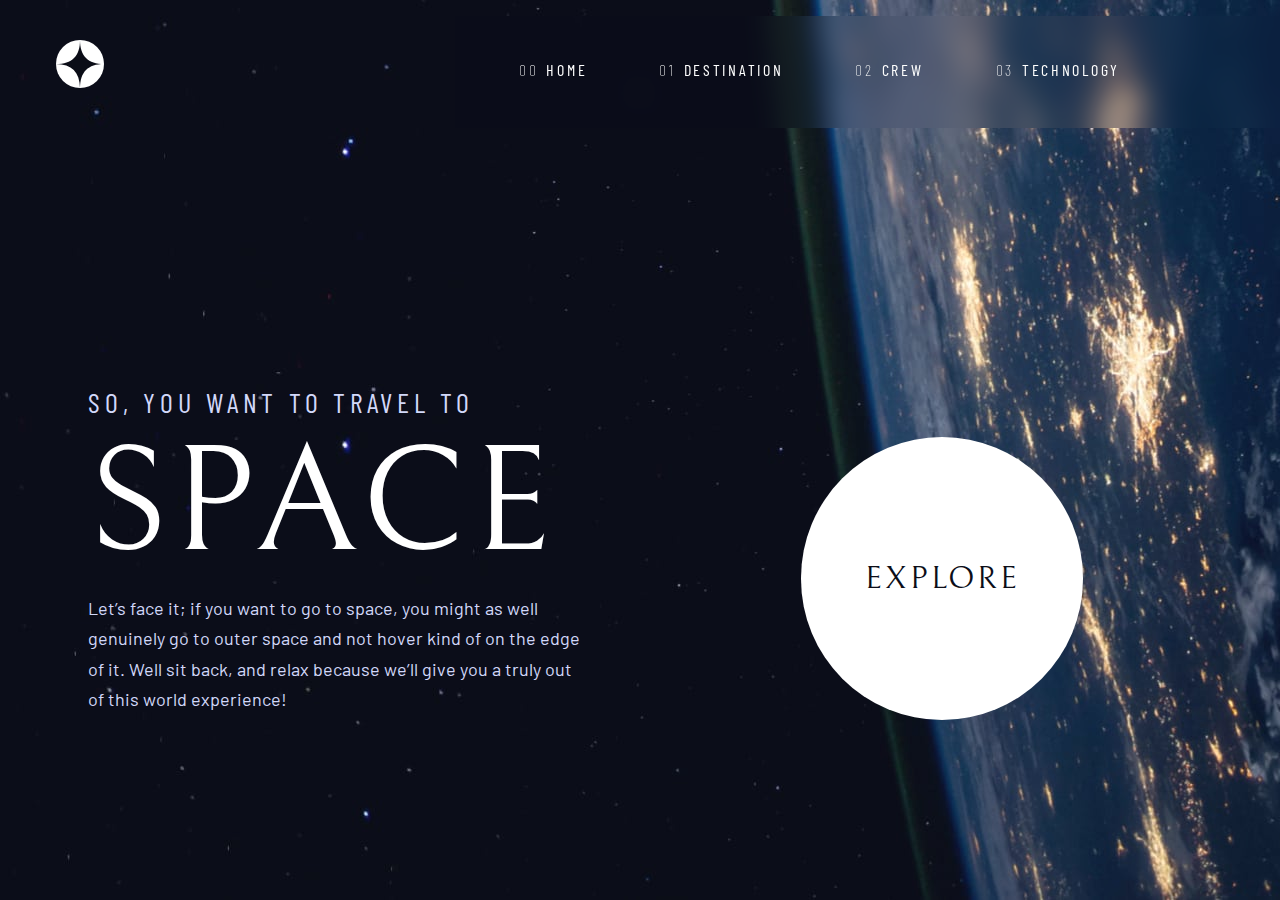
<file: index.html>
<html lang="en">

<head>
  <meta charset="UTF-8" />
  <link rel="preconnect" href="https://fonts.googleapis.com">
  <link rel="preconnect" href="https://fonts.gstatic.com" crossorigin>
  <link
    href="https://fonts.googleapis.com/css2?family=Barlow+Condensed:wght@400;700&family=Bellefair&family=Barlow:wght@400;700&display=swap"
    rel="stylesheet">
  <meta name="viewport" content="width=device-width, initial-scale=1.0" />
  <link rel="stylesheet" href="index.css">
  <link rel="icon" type="image/png" sizes="32x32" href="./assets/favicon-32x32.png">
  <title>Space Tourism | Home</title>
  <script src="index.js" defer></script>
</head>

<body class="body-home">
  <a href="#main" class="skip-to-content">Skip to Content</a>
  <header class="primary-header flex">
    <div class="logo-container">
      <a href="index.html"><img class="logo" src="./assets/shared/logo.svg" alt="space tourism logo"></a>
    </div>
    <button class="mobile-nav-toggle" aria-controls="primary-nav" aria-expanded="false"><span class="sr-only">Menu</span></button>
      <nav data-visible="false">
        <ul id="primary-nav" class="primary-nav underline-indicators flex">
          <li><a class="underline-indicator ff-sans-cond fs-300 uppercase letter-spacing-2 txt-white" href="index.html">
            <span aria-hidden="true">00</span>Home</a></li>
          <li><a class="underline-indicator ff-sans-cond fs-300 uppercase letter-spacing-2 txt-white" href="destination.html">
            <span aria-hidden="true">01</span>Destination</a></li>
          <li><a class="underline-indicator ff-sans-cond fs-300 uppercase letter-spacing-2 txt-white" href="crew.html">
            <span aria-hidden="true">02</span>Crew</a></li>
          <li><a class="underline-indicator ff-sans-cond fs-300 uppercase letter-spacing-2 txt-white" href="technology.html">
            <span aria-hidden="true">03</span>Technology</a></li>
        </ul>
      </nav>
  </header>

  <main id="main" class="grid-container grid-container--home">
    <div>
      <h1 class="ff-sans-cond fs-500 uppercase txt-accent letter-spacing-1">
        So, you want to travel to
        <span class="ff-serif fs-900 uppercase txt-white block">Space</span>
      </h1>
      <p class="fs-400 line-height-5 txt-accent">
        Let’s face it; if you want to go to space, you might as well genuinely go to
        outer space and not hover kind of on the edge of it. Well sit back, and relax
        because we’ll give you a truly out of this world experience!
      </p>
    </div>
    <div class="flex">
      <a href="#" class="large-button ff-serif uppercase letter-spacing-2 txt-dark bg-white">Explore</a>
    </div>
  </main>

</body>

</html>
</file>
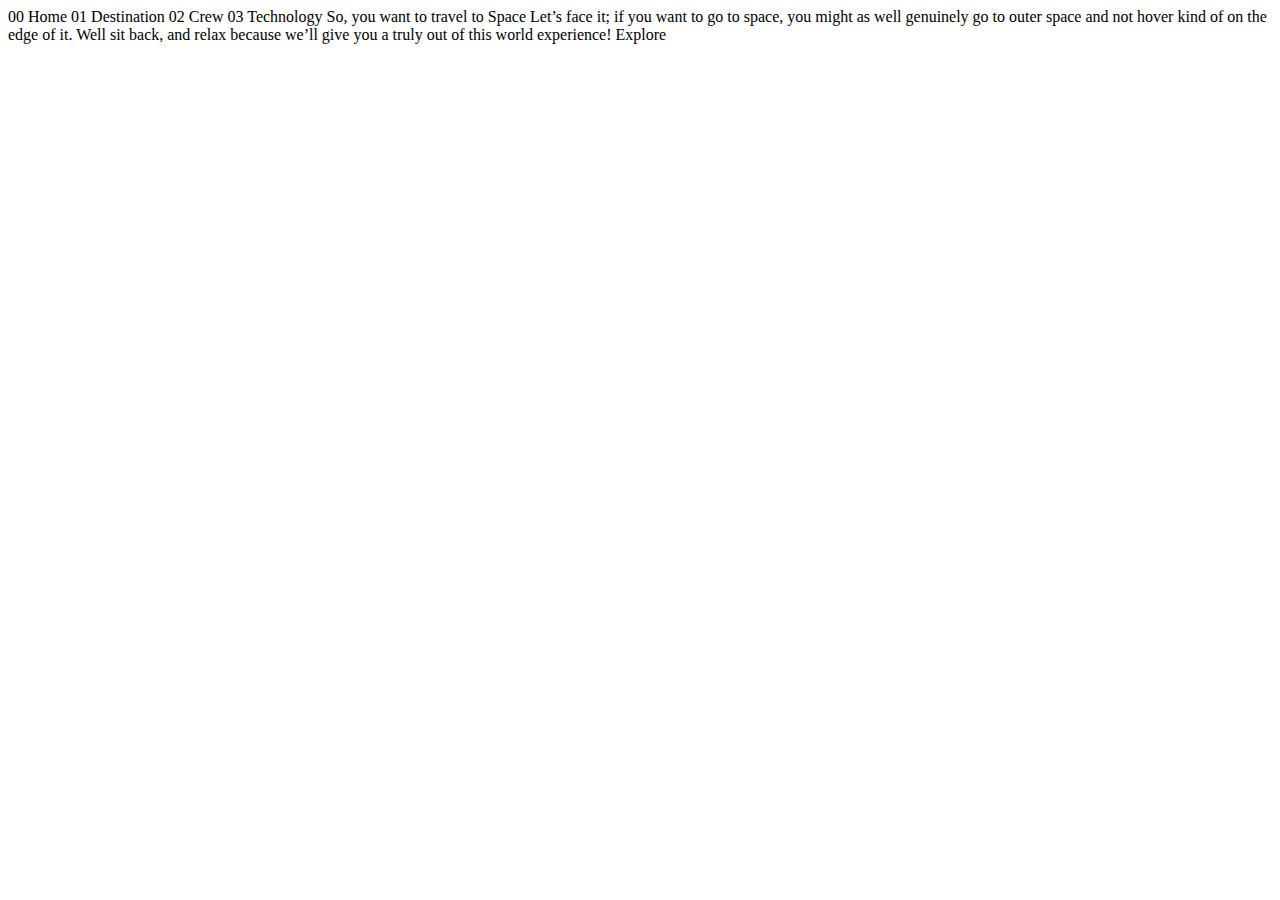
<file: starter-code/index.html>
<!DOCTYPE html>
<html lang="en">
<head>
  <meta charset="UTF-8">
  <meta name="viewport" content="width=device-width, initial-scale=1.0">

  <link rel="icon" type="image/png" sizes="32x32" href="./assets/favicon-32x32.png">
  
  <title>Frontend Mentor | Space tourism website</title>
</head>
<body>

  00 Home
  01 Destination
  02 Crew
  03 Technology

  So, you want to travel to
  Space
  Let’s face it; if you want to go to space, you might as well genuinely go to 
  outer space and not hover kind of on the edge of it. Well sit back, and relax 
  because we’ll give you a truly out of this world experience!

  Explore

</body>
</html>
</file>
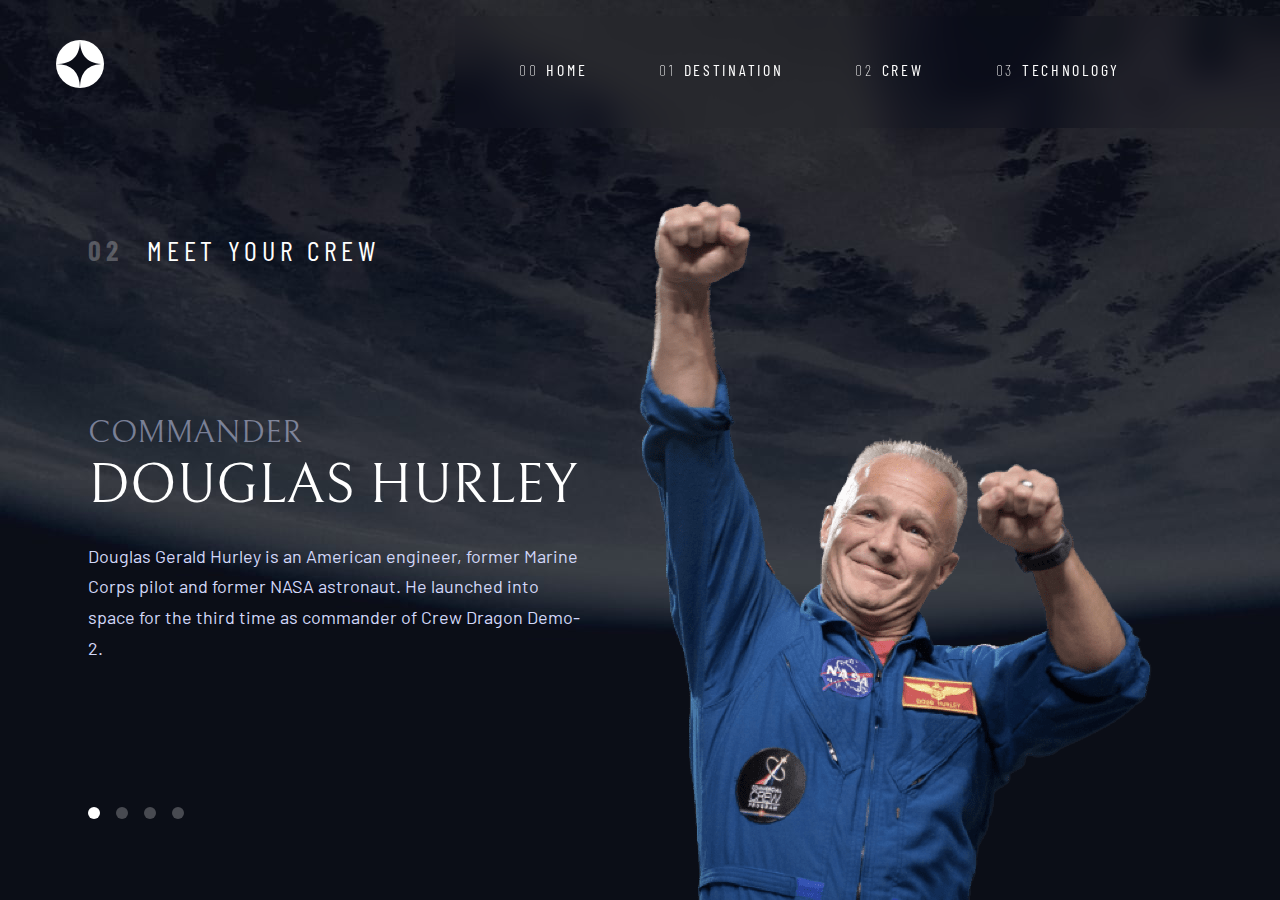
<file: crew.html>
<!DOCTYPE html>
<html lang="en">

<head>
  <meta charset="UTF-8" />
  <link rel="preconnect" href="https://fonts.googleapis.com">
  <link rel="preconnect" href="https://fonts.gstatic.com" crossorigin>
  <link
    href="https://fonts.googleapis.com/css2?family=Barlow+Condensed:wght@400;700&family=Bellefair&family=Barlow:wght@400;700&display=swap"
    rel="stylesheet">
  <meta name="viewport" content="width=device-width, initial-scale=1.0" />
  <link rel="stylesheet" href="index.css">
  <link rel="icon" type="image/png" sizes="32x32" href="./assets/favicon-32x32.png">
  <title>Space Tourism | Crew</title>
  <script src="index.js" defer></script>
</head>

<body class="body-crew">
  <a href="#main" class="skip-to-content">Skip to Content</a>
  <header class="primary-header flex">
    <div class="logo-container">
      <a href="index.html"><img class="logo" src="./assets/shared/logo.svg" alt="space tourism logo"></a>
    </div>
    <button class="mobile-nav-toggle" aria-controls="primary-nav" aria-expanded="false"><span
        class="sr-only">Menu</span></button>
    <nav data-visible="false">
      <ul id="primary-nav" class="primary-nav underline-indicators flex">
        <li><a class="ff-sans-cond fs-300 uppercase letter-spacing-2 txt-white" href="index.html">
            <span aria-hidden="true">00</span>Home</a></li>
        <li><a class="ff-sans-cond fs-300 uppercase letter-spacing-2 txt-white"
            href="destination.html">
            <span aria-hidden="true">01</span>Destination</a></li>
        <li><a class="ff-sans-cond fs-300 uppercase letter-spacing-2 txt-white" href="crew.html">
            <span aria-hidden="true">02</span>Crew</a></li>
        <li><a class="ff-sans-cond fs-300 uppercase letter-spacing-2 txt-white"
            href="technology.html">
            <span aria-hidden="true">03</span>Technology</a></li>
      </ul>
    </nav>
  </header>
  <main id="main" class="grid-container grid-container--crew">
    <div class="flow" style="--flow-space: 8em">
      <h1 class="numbered-title"><span aria-hidden="true">02 </span>Meet your crew</h1>
      <article class="crew-details">
          <h4 class="ff-serif fs-600 uppercase txt-alpha-50">Commander</h4>
          <h2 class="crew-title ff-serif fs-700 uppercase">Douglas Hurley</h2>
          <p class="fs-400 line-height-5 txt-accent" style="margin-top: 1.5rem;">
            Douglas Gerald Hurley is an American engineer, former Marine Corps pilot
            and former NASA astronaut. He launched into space for the third time as
            commander of Crew Dragon Demo-2.
          </p>
      </article>
          <!-- Dots -->
          <div class="dot-indicators flex">
            <button class="dot-select" aria-selected="true"><span class="sr-only">The Commander</span></button>
            <button class="dot-select" aria-selected="false"><span class="sr-only">Mission Specialist</span></button>
            <button class="dot-select" aria-selected="false"><span class="sr-only">Pilot</span></button>
            <button class="dot-select" aria-selected="false"><span class="sr-only">Flight Engineer</span></button>
        </div>
    </div>
    <div style="flex-grow: 1">
      <img class="crew-img" src="./assets/crew/image-douglas-hurley.png" alt="douglas hurley" />
    </div>
  </main>
</body>

</html>
</file>
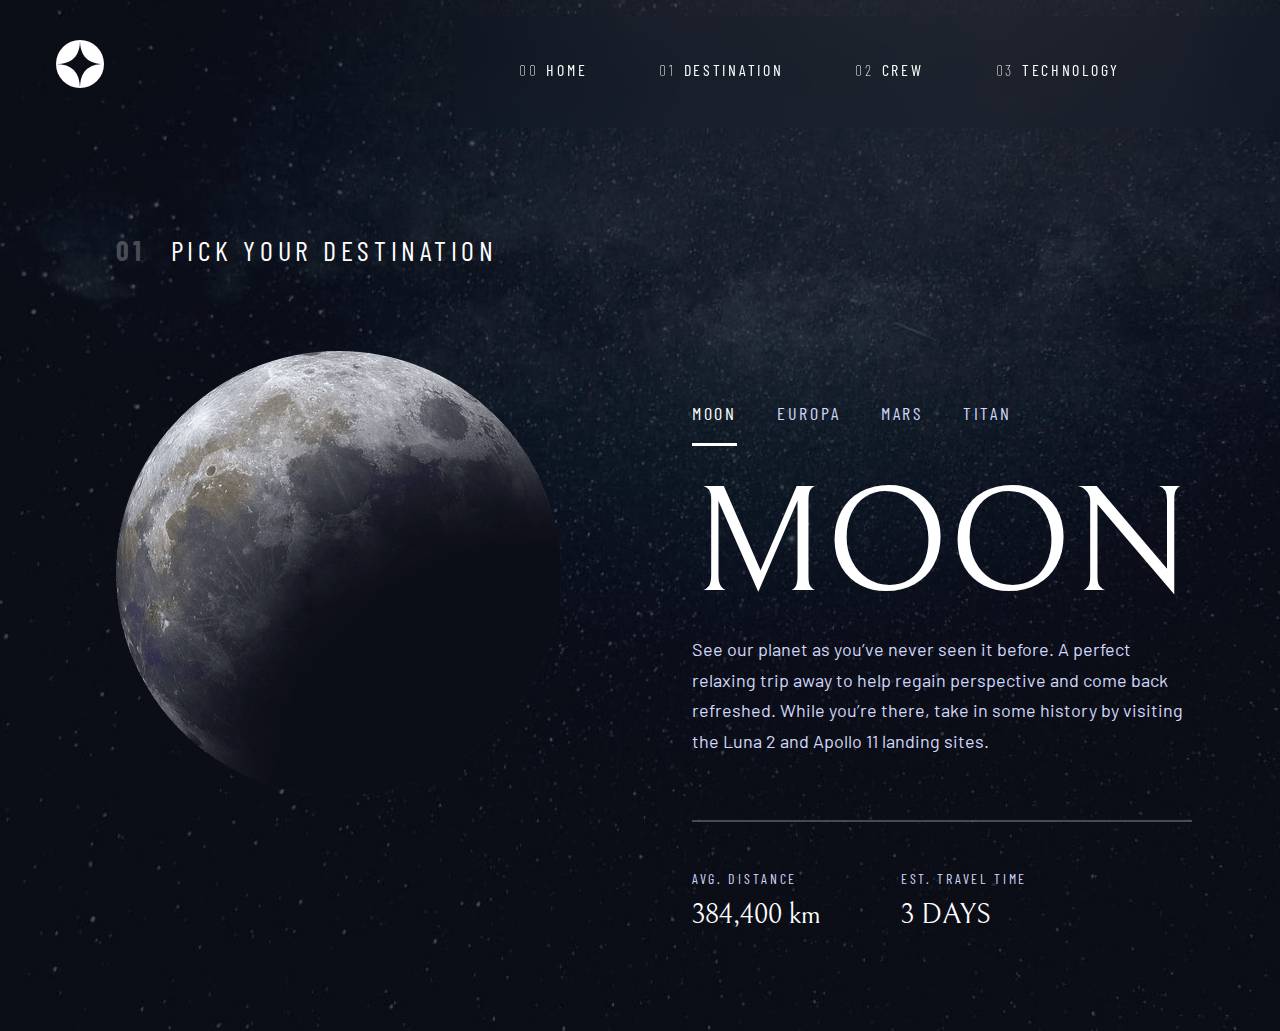
<file: destination.html>
<html lang="en">

<head>
  <meta charset="UTF-8" />
  <link rel="preconnect" href="https://fonts.googleapis.com">
  <link rel="preconnect" href="https://fonts.gstatic.com" crossorigin>
  <link
    href="https://fonts.googleapis.com/css2?family=Barlow+Condensed:wght@400;700&family=Bellefair&family=Barlow:wght@400;700&display=swap"
    rel="stylesheet">
  <meta name="viewport" content="width=device-width, initial-scale=1.0" />
  <link rel="stylesheet" href="index.css">
  <link rel="icon" type="image/png" sizes="32x32" href="./assets/favicon-32x32.png">
  <title>Space Tourism | Destination</title>
  <script src="index.js" defer></script>
</head>

<body class="body-destination">
  <a href="#main" class="skip-to-content">Skip to Content</a>
  <header class="primary-header flex">
    <div class="logo-container">
      <a href="index.html"><img class="logo" src="./assets/shared/logo.svg" alt="space tourism logo"></a>
    </div>
    <button class="mobile-nav-toggle" aria-controls="primary-nav" aria-expanded="false"><span
        class="sr-only">Menu</span></button>
    <nav data-visible="false">
      <ul id="primary-nav" class="primary-nav underline-indicators flex">
        <li><a class="underline-indicator ff-sans-cond fs-300 uppercase letter-spacing-2 txt-white" href="index.html">
            <span aria-hidden="true">00</span>Home</a></li>
        <li><a class="underline-indicator ff-sans-cond fs-300 uppercase letter-spacing-2 txt-white"
            href="destination.html">
            <span aria-hidden="true">01</span>Destination</a></li>
        <li><a class="underline-indicator ff-sans-cond fs-300 uppercase letter-spacing-2 txt-white" href="crew.html">
            <span aria-hidden="true">02</span>Crew</a></li>
        <li><a class="underline-indicator ff-sans-cond fs-300 uppercase letter-spacing-2 txt-white"
            href="technology.html">
            <span aria-hidden="true">03</span>Technology</a></li>
      </ul>
    </nav>
  </header>

  <main id="main" class="grid-container grid-container--destination">
    <div>
      <h1 class="numbered-title"><span aria-hidden="true">01 </span>Pick your destination</h1>
      <img class="planet-img" src="./assets/destination/image-moon.png" alt="the moon"/>
    </div>
    <div class="grid-right">
      <div class="flow" style="--flow-space: 1em;">
        <!-- Tabs -->
        <div class="button-tabs underline-indicators flex">
          <button aria-selected="true" href="#"
            class="button-tab ff-sans-cond uppercase txt-accent letter-spacing-2">Moon</button>
          <button aria-selected="false" href="#"
            class="button-tab ff-sans-cond uppercase txt-accent letter-spacing-2">Europa</button>
          <button aria-selected="false" href="#"
            class="button-tab ff-sans-cond uppercase txt-accent letter-spacing-2">Mars</button>
          <button aria-selected="false" href="#"
            class="button-tab ff-sans-cond uppercase txt-accent letter-spacing-2">Titan</button>
        </div>

      <article class="destination-info">
        <p class="ff-serif fs-900 uppercase">Moon</p>
        <p class="fs-400 line-height-5 txt-accent">See our planet as you’ve never seen it before. A perfect relaxing trip away to help
        regain perspective and come back refreshed. While you’re there, take in some history
        by visiting the Luna 2 and Apollo 11 landing sites.</p>
        <hr style="margin-top: 4rem; border: 1px solid rgba(256, 256, 256, .25)">
          <div class="destination-meta flex" style="padding-top: 2rem">
            <div style="padding-right: 4rem">
              <p class="ff-sans-cond fs-200 uppercase letter-spacing-2 txt-accent">Avg. Distance</p>
              <p class="ff-serif fs-500">384,400 km</p>
            </div>
            <div>
              <p class="ff-sans-cond fs-200 uppercase letter-spacing-2 txt-accent">Est. travel time</p>
              <p class="ff-serif fs-500">3 DAYS</p>
            </div>
          </div>
      </article>
    </div>
  </main>

</body>

</html>
</file>
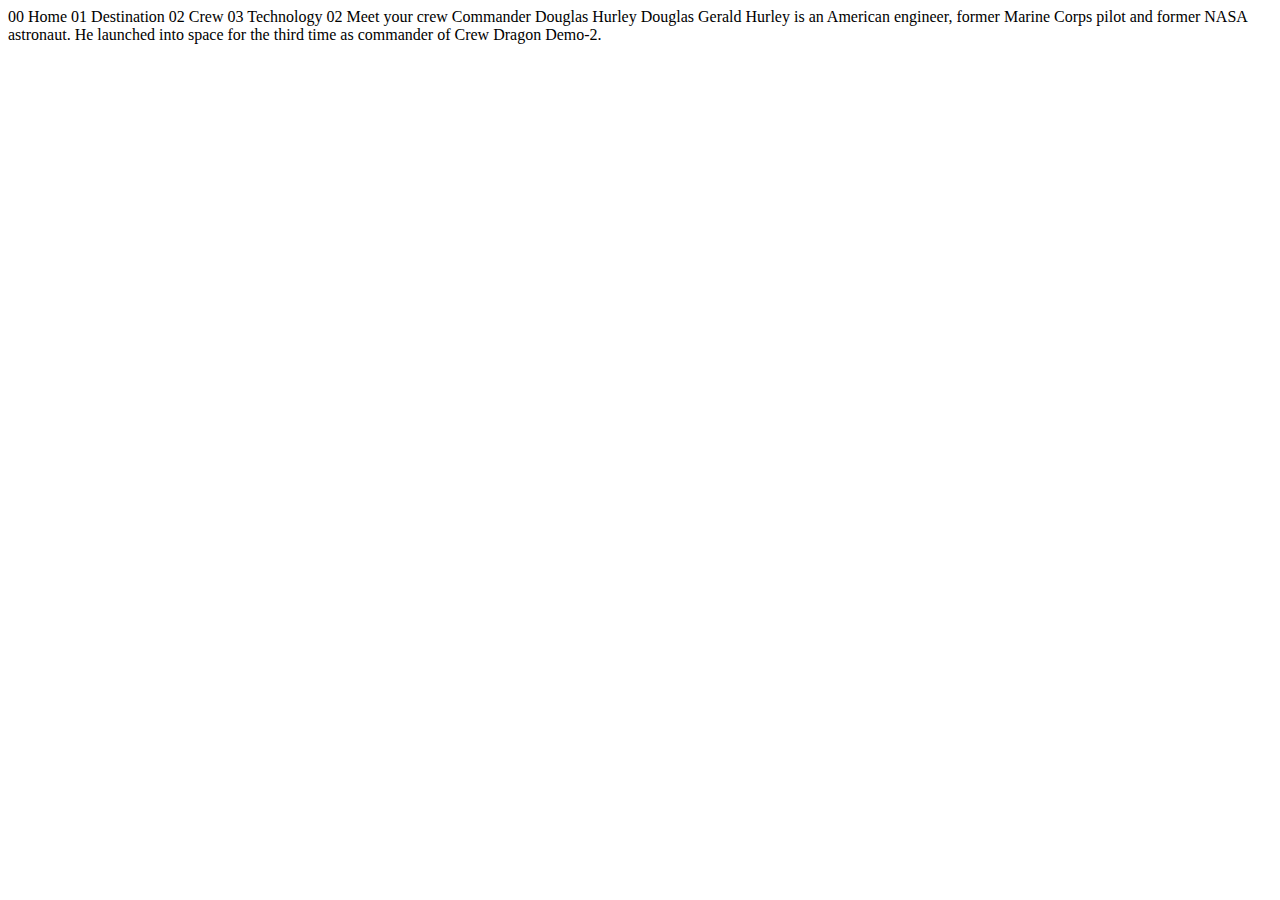
<file: starter-code/crew-commander.html>
<!DOCTYPE html>
<html lang="en">
<head>
  <meta charset="UTF-8">
  <meta name="viewport" content="width=device-width, initial-scale=1.0">

  <link rel="icon" type="image/png" sizes="32x32" href="./assets/favicon-32x32.png">
  
  <title>Frontend Mentor | Space tourism website</title>
</head>
<body>

  00 Home
  01 Destination
  02 Crew
  03 Technology

  02 Meet your crew

  Commander
  Douglas Hurley

  Douglas Gerald Hurley is an American engineer, former Marine Corps pilot 
  and former NASA astronaut. He launched into space for the third time as 
  commander of Crew Dragon Demo-2.
</body>
</html>
</file>
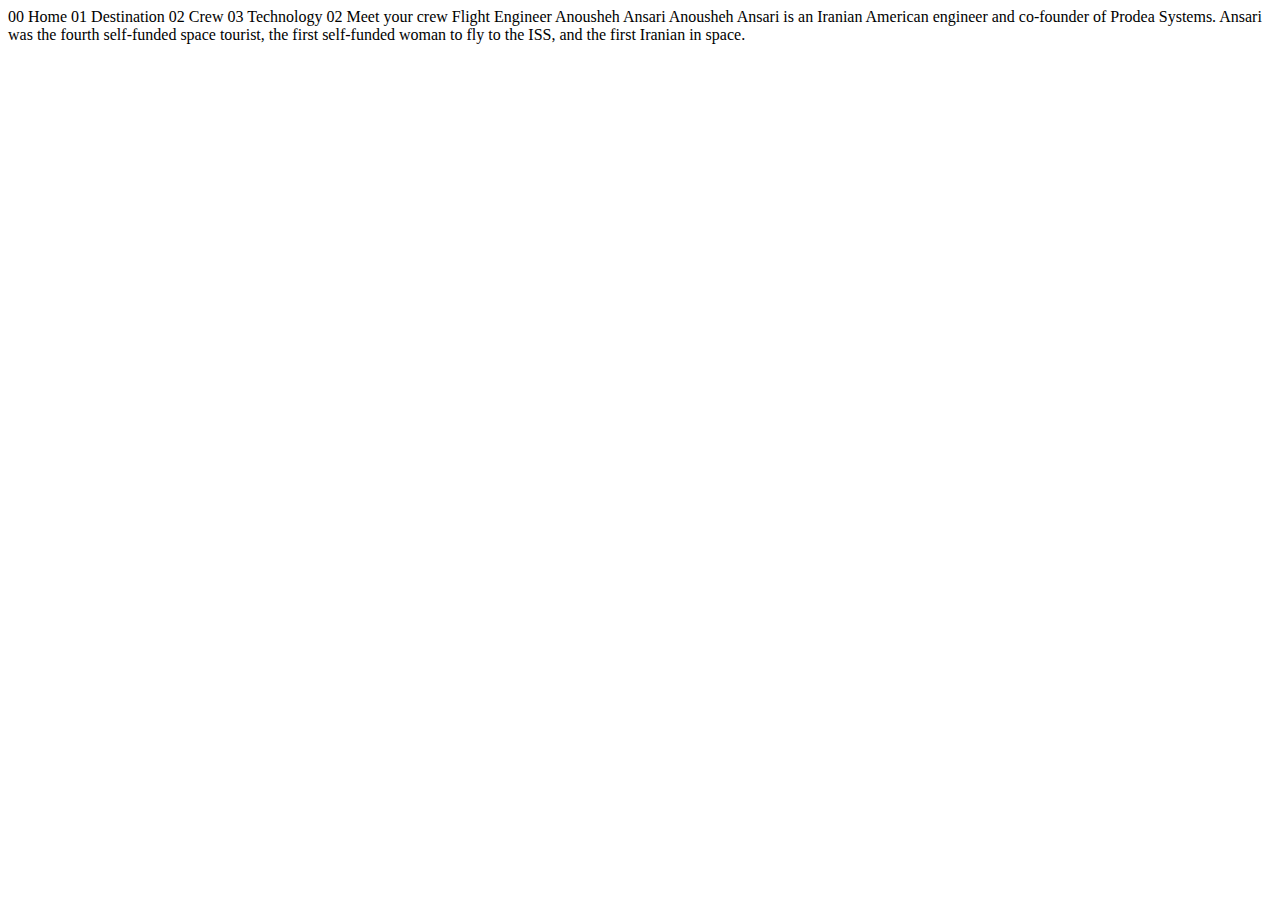
<file: starter-code/crew-engineer.html>
<!DOCTYPE html>
<html lang="en">
<head>
  <meta charset="UTF-8">
  <meta name="viewport" content="width=device-width, initial-scale=1.0">

  <link rel="icon" type="image/png" sizes="32x32" href="./assets/favicon-32x32.png">
  
  <title>Frontend Mentor | Space tourism website</title>
</head>
<body>

  00 Home
  01 Destination
  02 Crew
  03 Technology

  02 Meet your crew

  Flight Engineer
  Anousheh Ansari

  Anousheh Ansari is an Iranian American engineer and co-founder of Prodea Systems. 
  Ansari was the fourth self-funded space tourist, the first self-funded woman to 
  fly to the ISS, and the first Iranian in space. 
</body>
</html>
</file>
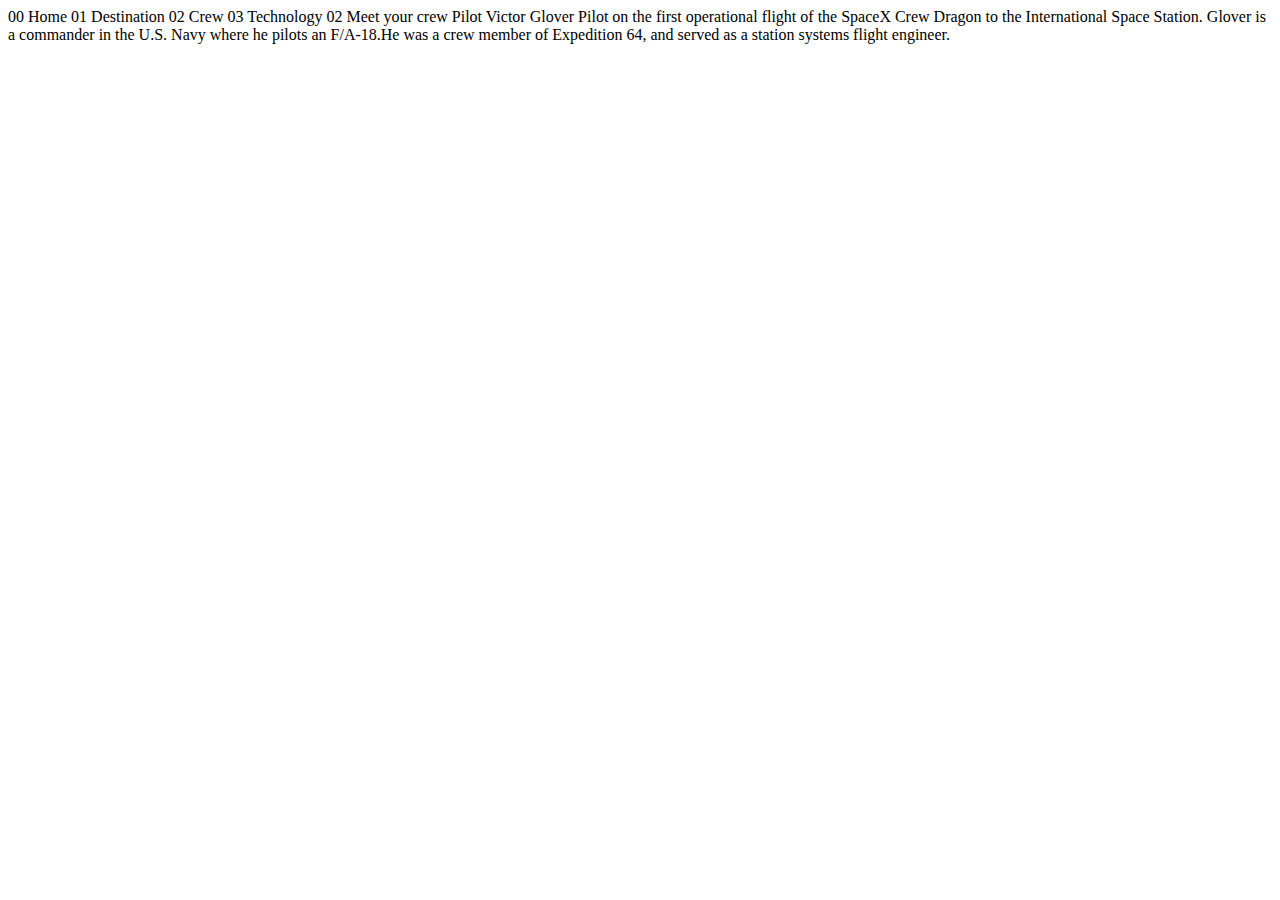
<file: starter-code/crew-pilot.html>
<!DOCTYPE html>
<html lang="en">
<head>
  <meta charset="UTF-8">
  <meta name="viewport" content="width=device-width, initial-scale=1.0">

  <link rel="icon" type="image/png" sizes="32x32" href="./assets/favicon-32x32.png">
  
  <title>Frontend Mentor | Space tourism website</title>
</head>
<body>

  00 Home
  01 Destination
  02 Crew
  03 Technology

  02 Meet your crew

  Pilot
  Victor Glover

  Pilot on the first operational flight of the SpaceX Crew Dragon to the 
  International Space Station. Glover is a commander in the U.S. Navy where 
  he pilots an F/A-18.He was a crew member of Expedition 64, and served as a 
  station systems flight engineer. 
</body>
</html>
</file>
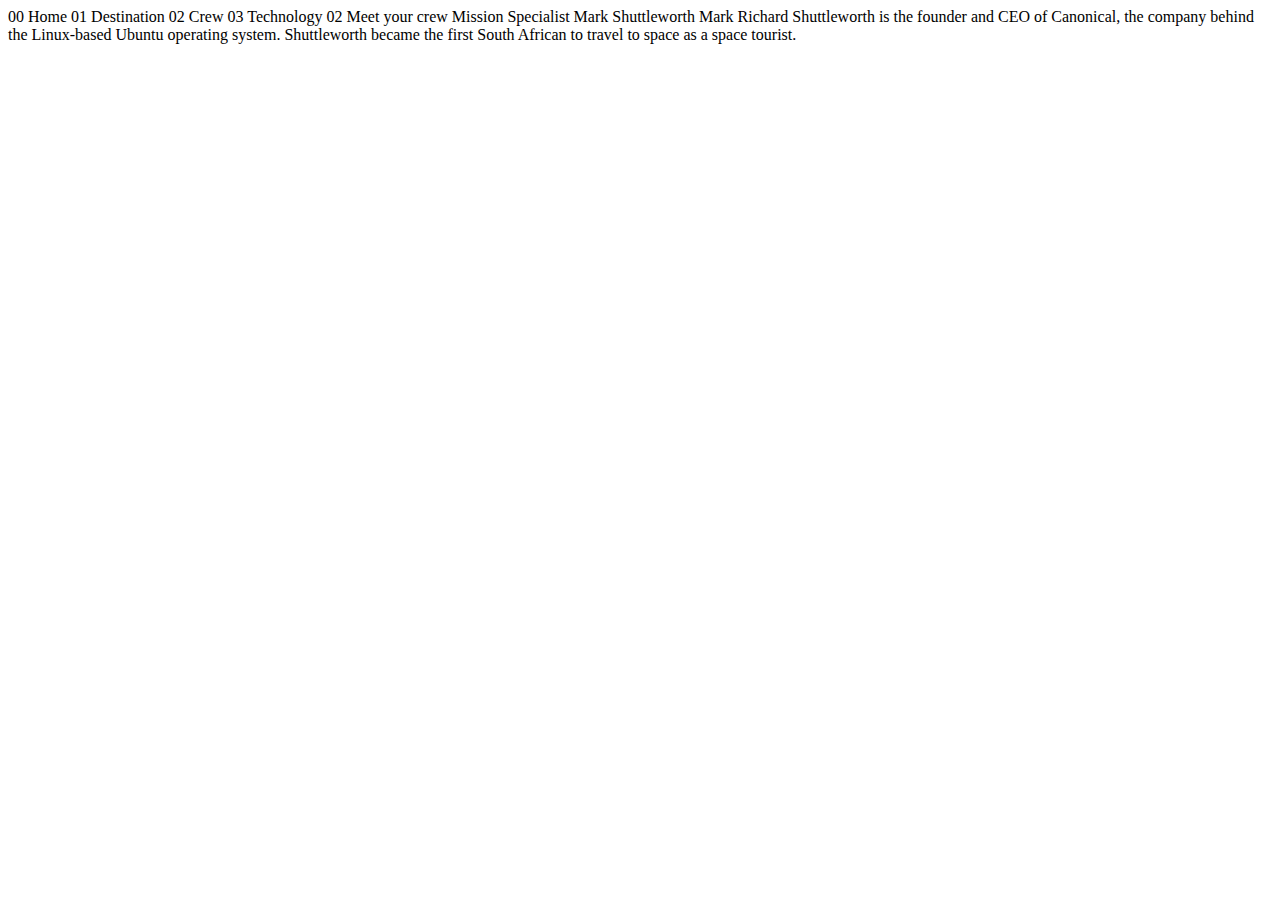
<file: starter-code/crew-specialist.html>
<!DOCTYPE html>
<html lang="en">
<head>
  <meta charset="UTF-8">
  <meta name="viewport" content="width=device-width, initial-scale=1.0">

  <link rel="icon" type="image/png" sizes="32x32" href="./assets/favicon-32x32.png">
  
  <title>Frontend Mentor | Space tourism website</title>
</head>
<body>

  00 Home
  01 Destination
  02 Crew
  03 Technology

  02 Meet your crew

  Mission Specialist
  Mark Shuttleworth

  Mark Richard Shuttleworth is the founder and CEO of Canonical, the company behind 
  the Linux-based Ubuntu operating system. Shuttleworth became the first South 
  African to travel to space as a space tourist.
</body>
</html>
</file>
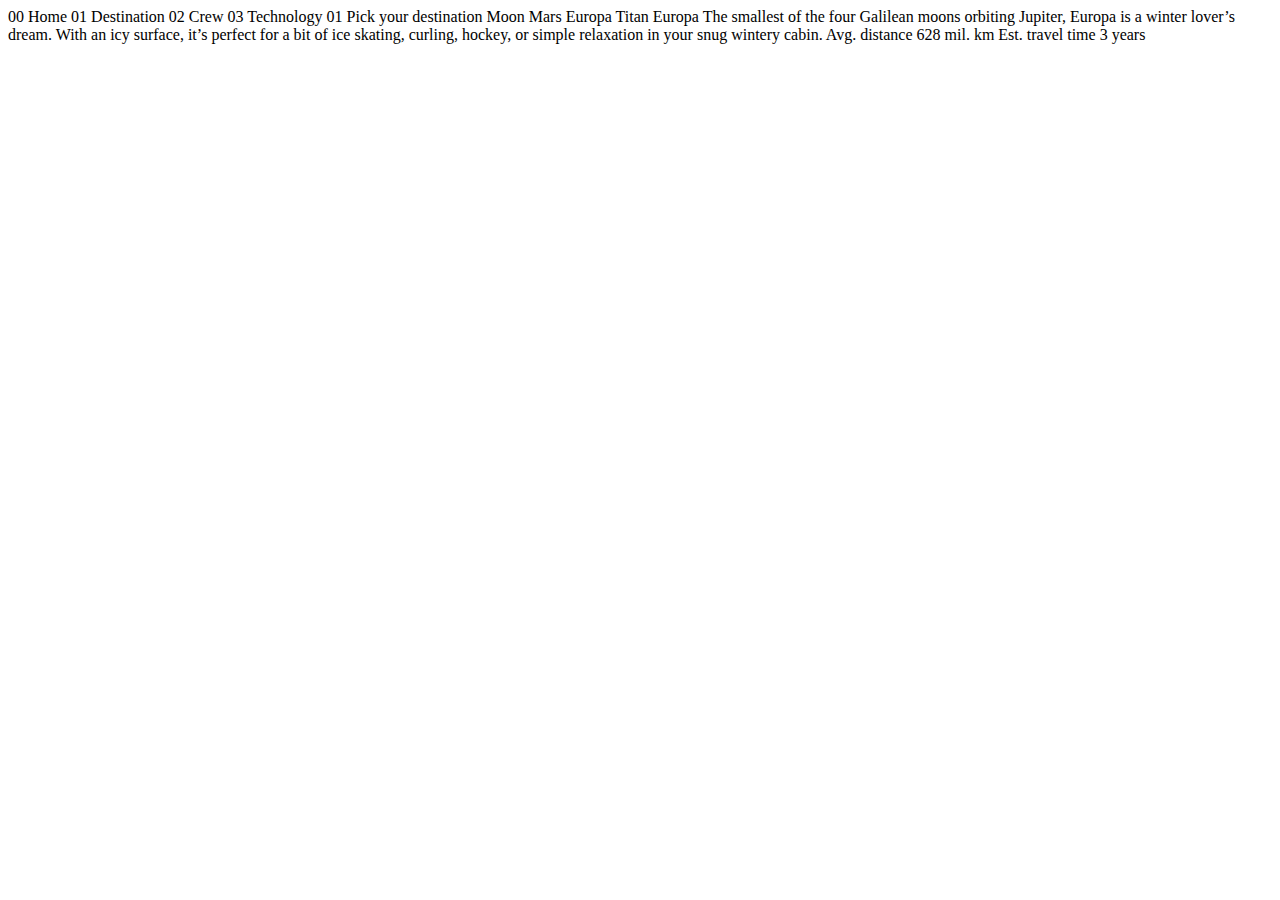
<file: starter-code/destination-europa.html>
<!DOCTYPE html>
<html lang="en">
<head>
  <meta charset="UTF-8">
  <meta name="viewport" content="width=device-width, initial-scale=1.0">

  <link rel="icon" type="image/png" sizes="32x32" href="./assets/favicon-32x32.png">
  
  <title>Frontend Mentor | Space tourism website</title>
</head>
<body>

  00 Home
  01 Destination
  02 Crew
  03 Technology

  01 Pick your destination

  Moon
  Mars
  Europa
  Titan

  Europa

  The smallest of the four Galilean moons orbiting Jupiter, Europa is a 
  winter lover’s dream. With an icy surface, it’s perfect for a bit of 
  ice skating, curling, hockey, or simple relaxation in your snug 
  wintery cabin.

  Avg. distance
  628 mil. km

  Est. travel time
  3 years
</body>
</html>
</file>
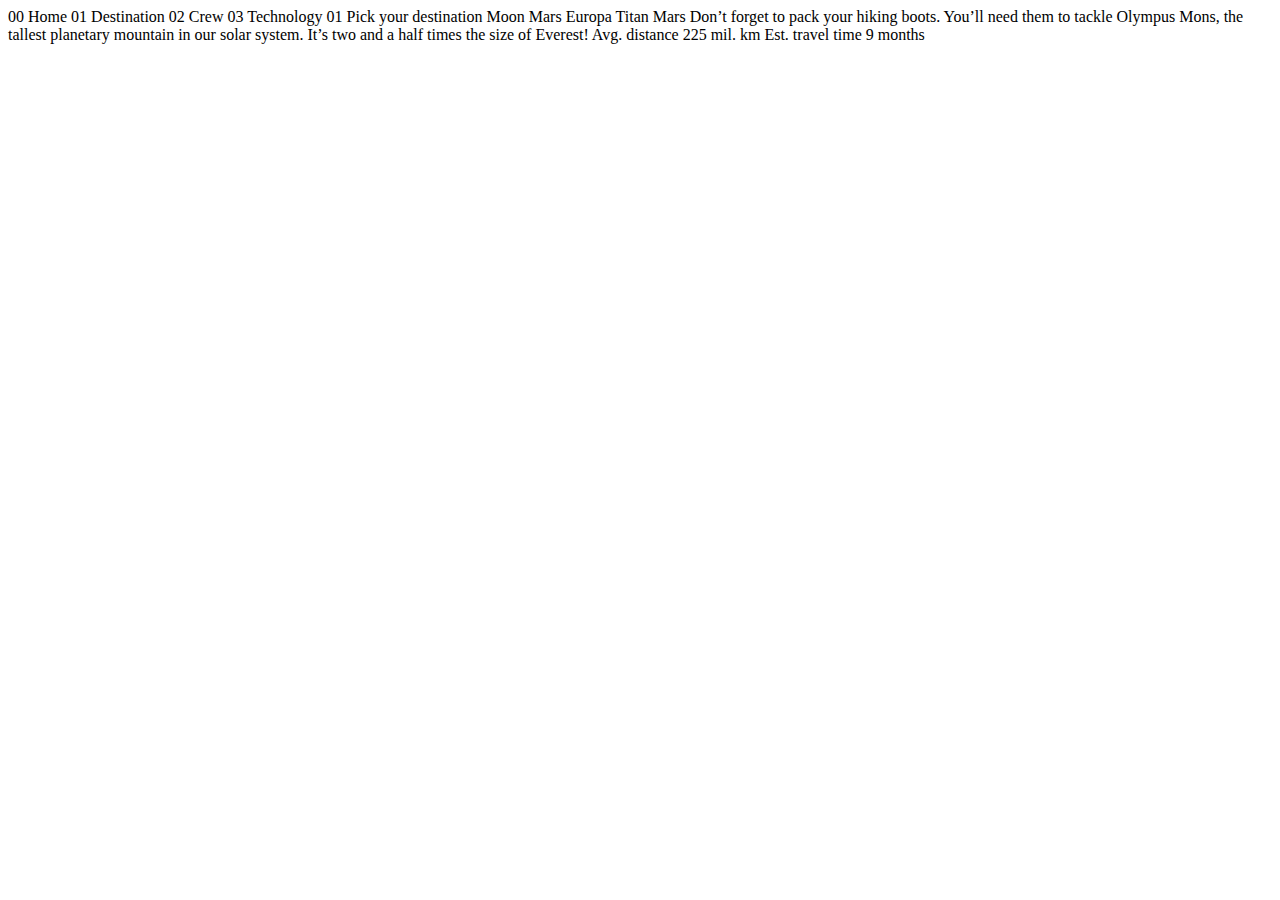
<file: starter-code/destination-mars.html>
<!DOCTYPE html>
<html lang="en">
<head>
  <meta charset="UTF-8">
  <meta name="viewport" content="width=device-width, initial-scale=1.0">

  <link rel="icon" type="image/png" sizes="32x32" href="./assets/favicon-32x32.png">
  
  <title>Frontend Mentor | Space tourism website</title>
</head>
<body>

  00 Home
  01 Destination
  02 Crew
  03 Technology

  01 Pick your destination

  Moon
  Mars
  Europa
  Titan

  Mars

  Don’t forget to pack your hiking boots. You’ll need them to tackle Olympus Mons, 
  the tallest planetary mountain in our solar system. It’s two and a half times 
  the size of Everest!

  Avg. distance
  225 mil. km

  Est. travel time
  9 months
</body>
</html>
</file>
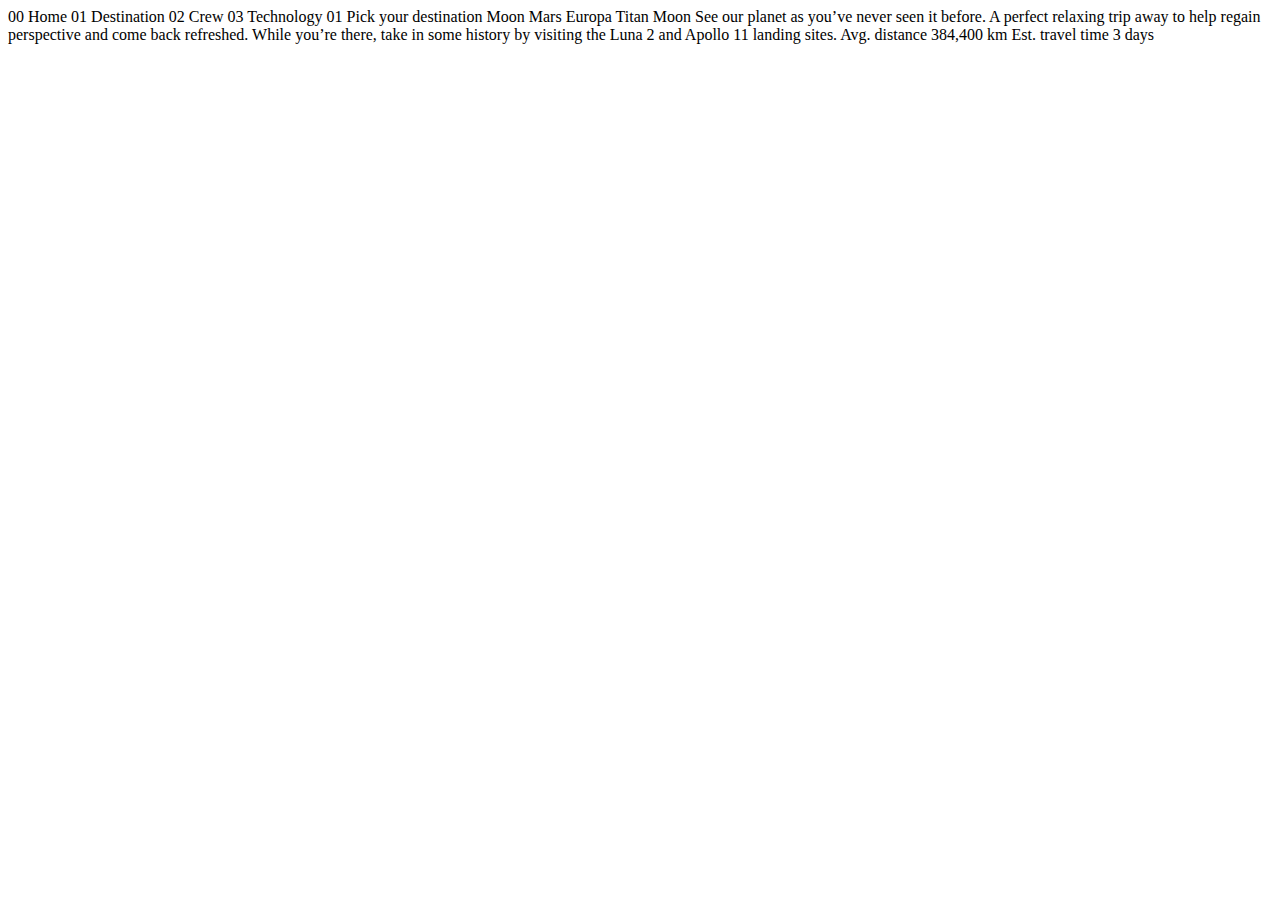
<file: starter-code/destination-moon.html>
<!DOCTYPE html>
<html lang="en">
<head>
  <meta charset="UTF-8">
  <meta name="viewport" content="width=device-width, initial-scale=1.0">

  <link rel="icon" type="image/png" sizes="32x32" href="./assets/favicon-32x32.png">
  
  <title>Frontend Mentor | Space tourism website</title>
</head>
<body>

  00 Home
  01 Destination
  02 Crew
  03 Technology

  01 Pick your destination

  Moon
  Mars
  Europa
  Titan

  Moon

  See our planet as you’ve never seen it before. A perfect relaxing trip away to help 
  regain perspective and come back refreshed. While you’re there, take in some history 
  by visiting the Luna 2 and Apollo 11 landing sites.

  Avg. distance
  384,400 km

  Est. travel time
  3 days
</body>
</html>
</file>
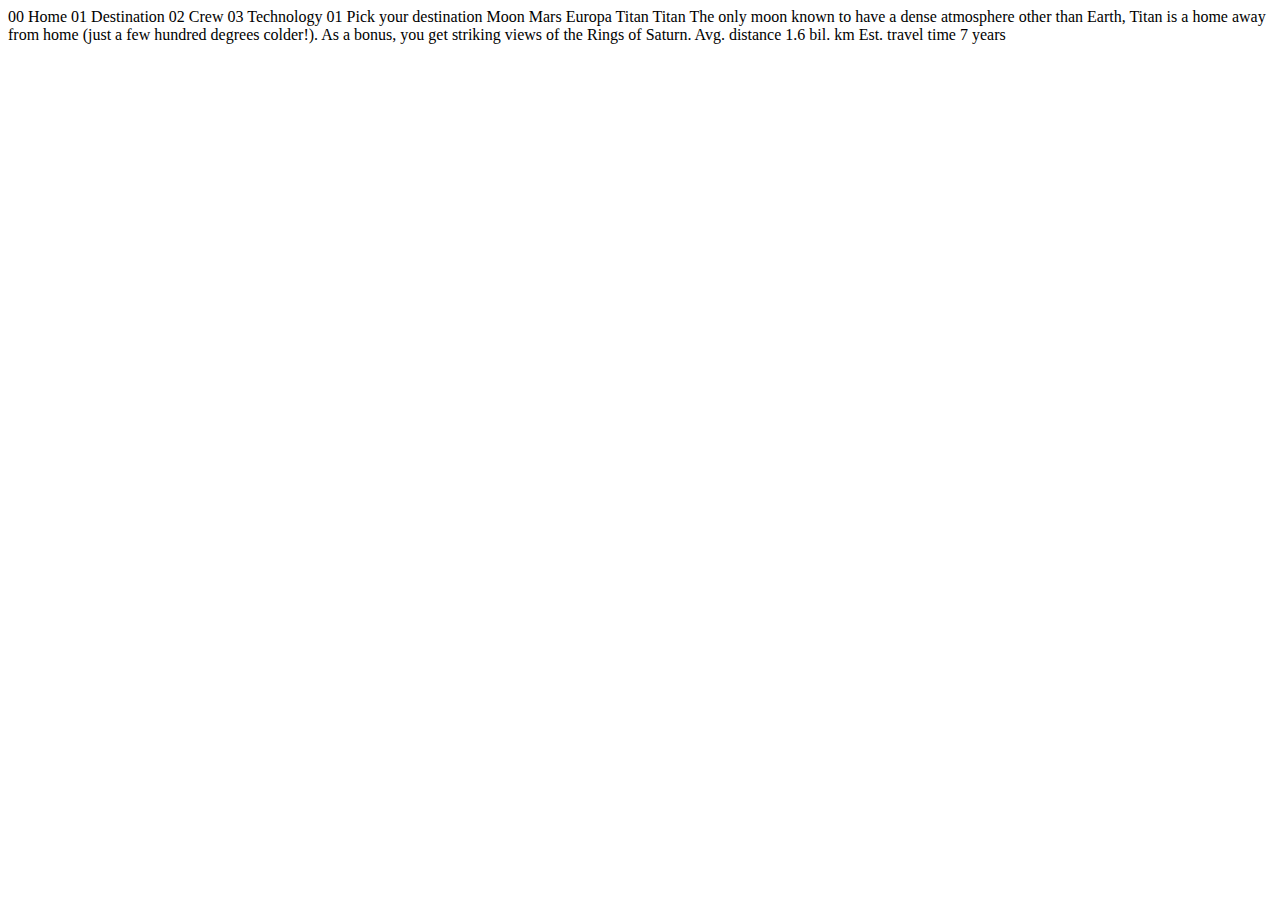
<file: starter-code/destination-titan.html>
<!DOCTYPE html>
<html lang="en">
<head>
  <meta charset="UTF-8">
  <meta name="viewport" content="width=device-width, initial-scale=1.0">

  <link rel="icon" type="image/png" sizes="32x32" href="./assets/favicon-32x32.png">
  
  <title>Frontend Mentor | Space tourism website</title>
</head>
<body>

  00 Home
  01 Destination
  02 Crew
  03 Technology

  01 Pick your destination

  Moon
  Mars
  Europa
  Titan

  Titan

  The only moon known to have a dense atmosphere other than Earth, Titan 
  is a home away from home (just a few hundred degrees colder!). As a 
  bonus, you get striking views of the Rings of Saturn.

  Avg. distance
  1.6 bil. km

  Est. travel time
  7 years
</body>
</html>
</file>
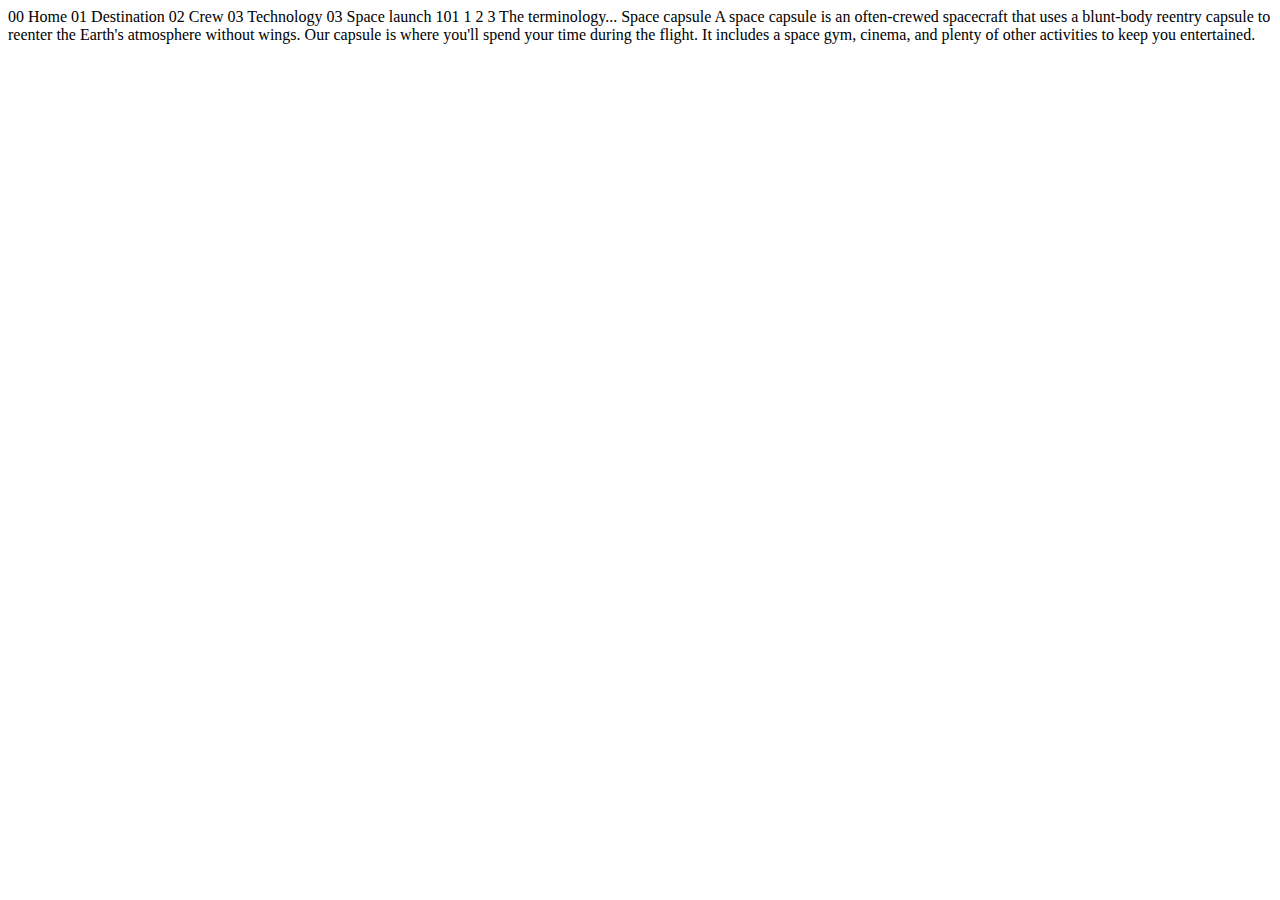
<file: starter-code/technology-capsule.html>
<!DOCTYPE html>
<html lang="en">
<head>
  <meta charset="UTF-8">
  <meta name="viewport" content="width=device-width, initial-scale=1.0">

  <link rel="icon" type="image/png" sizes="32x32" href="./assets/favicon-32x32.png">
  
  <title>Frontend Mentor | Space tourism website</title>
</head>
<body>

  00 Home
  01 Destination
  02 Crew
  03 Technology

  03 Space launch 101

  1
  2
  3

  The terminology...
  Space capsule

  A space capsule is an often-crewed spacecraft that uses a blunt-body reentry 
  capsule to reenter the Earth's atmosphere without wings. Our capsule is where 
  you'll spend your time during the flight. It includes a space gym, cinema, 
  and plenty of other activities to keep you entertained.
</body>
</html>
</file>
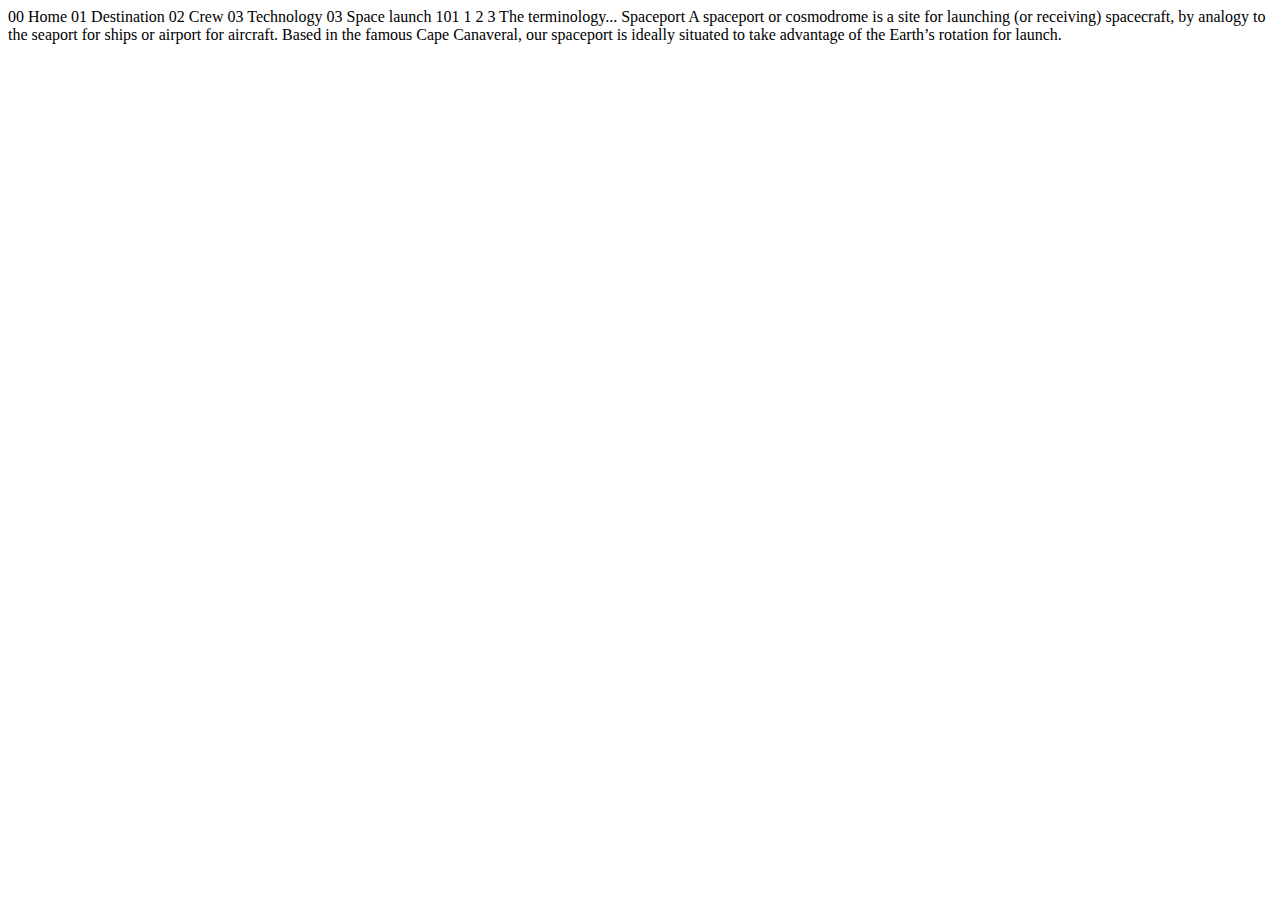
<file: starter-code/technology-spaceport.html>
<!DOCTYPE html>
<html lang="en">
<head>
  <meta charset="UTF-8">
  <meta name="viewport" content="width=device-width, initial-scale=1.0">

  <link rel="icon" type="image/png" sizes="32x32" href="./assets/favicon-32x32.png">
  
  <title>Frontend Mentor | Space tourism website</title>
</head>
<body>

  00 Home
  01 Destination
  02 Crew
  03 Technology

  03 Space launch 101

  1
  2
  3

  The terminology...
  Spaceport

  A spaceport or cosmodrome is a site for launching (or receiving) spacecraft, 
  by analogy to the seaport for ships or airport for aircraft. Based in the 
  famous Cape Canaveral, our spaceport is ideally situated to take advantage 
  of the Earth’s rotation for launch.
</body>
</html>
</file>
<file: index.css>
/* ------------------------ */
/* Custom properties */
/* ------------------------ */

:root {
  /* colors */
  --clr-dark: 230 35% 7%;
  --clr-light: 231 77% 90%;
  --clr-white: 0 0% 100%;

  /* font-sizes */
  --fs-900: 6.25rem;
  --fs-800: 5rem;
  --fs-700: 3.5rem;
  --fs-600: 2rem;
  --fs-500: 1.75rem;
  --fs-400: 1.125rem;
  --fs-300: 1rem;
  --fs-200: 0.875rem;

  /* font-families */
  --ff-serif: "Bellefair", serif;
  --ff-sans-cond: "Barlow Condensed", system-ui, sans-serif;
  --ff-sans-normal: "Barlow", sans-serif;

}

@media (min-width: 35em) {
  :root {
    --fs-900: 9.375rem;
    --fs-800: 5rem;
    --fs-700: 2.5rem;
    --fs-600: 1.5rem;
    --fs-400: 1rem;
  }
}

@media (min-width: 45em) {
  :root {
    /* font-sizes */
    --fs-800: 6.25rem;
    --fs-700: 3.5rem;
    --fs-600: 2rem;
    --fs-400: 1.125rem;
  }
}

/* ------------------------ */
/* Reset */
/* ------------------------ */

/* https://piccalil.li/blog/a-modern-css-reset/ */

/* Box Sizing */
*,
*::before,
*::after {
  box-sizing: border-box;
}

/* Reset margins */

body,
h1,
h2,
h3,
h4,
h5,
p,
figure,
picture {
  margin: 0;
}

h1,
h2,
h3,
h4,
h5,
h6,
p {
  font-weight: 400;
  margin: 5px 0;
}

/* set up the body */
body {
  font-family: var(--ff-sans-normal);
  font-size: var(--fs-400);
  color: hsl( var(--clr-white) );
  background-color: hsl( var(--clr-dark) );
  line-height: 1.5;
  min-height: 100vh;

  display: grid;
  grid-template-rows: min-content 1fr;
  overflow-x: hidden;
}

/* make images easier to work with */
img,
picture {
  max-width: 100%;
  display: block;
}

/* make form elements easier to work with */
input,
button,
textarea,
select {
  font: inherit;
}

/* remove animations for people who've turned them off */
@media (prefers-reduced-motion: reduce) {

  *,
  *::before,
  *::after {
    animation-duration: 0.01ms !important;
    animation-iteration-count: 1 !important;
    transition-duration: 0.01ms !important;
    scroll-behavior: auto !important;
  }
}

/* ------------------------ */
/* Utility Classes */
/* ------------------------ */

.flex {
  display: flex;
  gap: var(--gap, 1rem);
}

.column {
  flex-direction: column;
}

.grid {
  display: grid;
  gap: var(--gap, 1rem);
}

.block {
  display: block;
}

.flow > *:where(:not(:first-child)) {
  margin-top: var(--flow-space, 1rem);
}

.container {
  max-width: 80rem;
  margin-inline: auto;
  padding-inline: 2em;
}


/* screen reader only */
.sr-only {
  position: absolute;
  width: 1px;
  height: 1px;
  padding: 0;
  margin: -1px;
  overflow: hidden;
  clip: rect(0, 0, 0, 0);
  white-space: nowrap; /* added line */
  border: 0;
}

.skip-to-content {
  position: absolute;
  background: hsl( var(--clr-white) );
  color: hsl( var(--clr-dark) );
  padding: .5em 1em;
  margin-inline: auto;
  z-index: 9999;
  transform: translateY(-100%);
  transition: transform 400ms ease-in-out;
}

.skip-to-content:focus {
  transform: translateY(0%);
}

/* ------------------------ */
/* colors */
/* ------------------------ */

.bg-dark { background-color: hsl( var(--clr-dark) ); }
.bg-accent { background-color: hsl( var(--clr-light) );}
.bg-white { background-color: hsl( var(--clr-white) );}
.bg-alpha-50 { background-color: hsl( var(--clr-white) / .50 );}

.txt-dark { color: hsl( var(--clr-dark) );}
.txt-accent { color: hsl( var(--clr-light) );}
.txt-alpha-50 { color: hsl( var(--clr-light) / .50 );}
.txt-white { color: hsl( var(--clr-white) );}


/* ------------------------ */
/* typography */
/* ------------------------ */
.ff-serif { font-family: var(--ff-serif); }
.ff-sans-cond { font-family: var(--ff-sans-cond); }
.ff-sans-normal { font-family: var(--ff-sans-normal); }

.letter-spacing-1 { letter-spacing: 4.75px; }
.letter-spacing-2 { letter-spacing: 2.7px; }
.letter-spacing-3 { letter-spacing: 2.35px; }

.uppercase { text-transform: uppercase; }

.fs-900 { font-size: var(--fs-900); }
.fs-800 { font-size: var(--fs-800); }
.fs-700 { font-size: var(--fs-700); }
.fs-600 { font-size: var(--fs-600); }
.fs-500 { font-size: var(--fs-500); }
.fs-400 { font-size: var(--fs-400); line-height: 1.7; }
.fs-300 { font-size: var(--fs-300); }
.fs-200 { font-size: var(--fs-200); }

.fs-900,
.fs-800,
.fs-700,
.fs-600 {
  line-height: 1.1;
}

.numbered-title {
  font-family: var(--ff-sans-cond);
  font-size: var(--fs-500);
  text-transform: uppercase;
  letter-spacing: 4.72px;
}

.numbered-title > span {
  font-weight: bold;
  margin-right: .5em;
  color: hsl(var(--clr-white) / .25);
}

/* ------------------------ */
/* COMPONENTS */
/* ------------------------ */
.button-tabs {
  --gap: 2.5rem;
}

.button-tab {
  background-color: transparent;
}

.large-button {
  display: flex;
  font-size: 2rem;
  margin: 0 auto;
  position: relative;
  align-items: center;
  justify-content: center;
  z-index: 1;
  padding: 0 2em;
  border-radius: 50%;
  aspect-ratio: 1;
  text-decoration: none;
}

.large-button::after {
  content: '';
  position: absolute;
  z-index: -1;
  width: 100%;
  height: 100%;
  border-radius: 50%;
  background-color: hsl(var(--clr-white)/.15);
  opacity: 0;
  transition: opacity 500ms linear, transform 500ms ease-in-out;
}

.large-button:hover::after,
.large-button:focus::after {
  opacity: 1;
  transform: scale(1.5);
}

.underline-indicators > *,
.underline-indicator {
  cursor: pointer;
  padding: var(--underline-gap, 1rem) 0;
  border: 0;
  border-bottom: .2rem solid hsl(var(--clr-white) / 0);
}

.underline-indicators > *:focus,
.underline-indicators > *:hover,
.underline-indicator:hover,
.button-tab:hover {
  border-color: hsl( var(--clr-white) / .5 );
  transition: border-color 500ms ease-in-out;
}

.underline-indicators > .active,
.underline-indicators > [aria-selected="true"] {
  color: hsl( var(--clr-white) );
  border-color: hsl( var(--clr-white) / 1);
}


.dot-indicators > *,
.dot-select {
  cursor: pointer;
  border: 0;
  border-radius: 50%;
  aspect-ratio: 1;
  background-color: hsl( var(--clr-white) / .25);
}

.dot-indicators > *:hover,
.dot-select:hover {
  background-color: hsl( var(--clr-white) / .50);
  transition: background-color 500ms ease-in-out;
}

.dot-indicators > *:active,
.dot-indicators > [aria-selected="true"] {
  background-color: hsl( var(--clr-white));
}

.small-button > * {
  cursor: pointer;
  border-radius: 50%;
  max-width: 5rem;
  border: .1rem solid hsl(var(--clr-white) / .25);
  padding: .25rem 0;
  aspect-ratio: 1;
}

.small-button > *:hover,
.num-button:hover,
.small-button > *:focus {
  border: .1rem solid hsl(var(--clr-white) / 1);
  transition: border-color 500ms ease-in-out;
}

.small-button > *:active,
.small-button > [aria-selected="true"]{
  color: hsl( var(--clr-dark) );
  border: .1rem solid hsl(var(--clr-white) / 1);
  background-color: hsl( var(--clr-white) );
}

/* ------------------------ */
/* Navigation */
/* ------------------------ */

.primary-nav {
  --underline-gap: 2.5rem;
  --gap: 4em;
  list-style: none;
  padding: 0;
  margin: 0;
}

.primary-nav a {
  text-decoration: none;
}

.primary-nav a > span {
  margin-right: .5em;
  font-weight: 100;
}

nav {
  display: flex;
  margin: 1rem 0 0 auto;
  padding: 0 10rem 0 4rem;
  background: hsl(var(--clr-dark) / 1);
}

@supports(backdrop-filter: blur(15px)) {
  nav {
    background: hsl(var(--clr-dark) / 0.025);
    -webkit-backdrop-filter: blur(15px);
    backdrop-filter: blur(15px);
  }
}

.mobile-nav-toggle {
  display: none;
}

@media (max-width: 55em) {
  .primary-nav {
    --underline-gap: 1.5rem;
    display: flex;
    flex-direction: column;
    justify-content: start;
    z-index: 2;
    --gap: 0;
  }

  .primary-nav.underline-indicator > active {
    border: 0;
  }

  nav {
    padding: 5rem 10rem 0 2rem;
    min-height: min(100vh);
    margin: 0;
    right: 0;
    position: fixed;
    z-index: 999;
    transform: translateX(100%);
  }

  nav[data-visible="true"] {
    transform: translateX(0%);
    transition: transform 500ms ease-in-out;
  }

  .mobile-nav-toggle {
    display: block;
    position: absolute;
    z-index: 2000;
    right: 3rem;
    top: 3rem;
    background: transparent;
    border: 0;
    background-image: url(./assets/shared/icon-hamburger.svg);
    background-repeat: no-repeat;
    background-position: center;
    width: 1.5rem;
    aspect-ratio: 1;
    cursor: pointer;
  }

  .mobile-nav-toggle[aria-expanded="true"] {
    background-image: url(./assets/shared/icon-close.svg);
  }

  .button-tabs {
    justify-content: center;
  }

  .destination-meta {
    justify-content: center;
  }
}

.logo {
  margin: 2.5rem clamp(1.5rem, 5vw, 3.5rem);
  width: max-content;
  aspect-ratio: 1;
}

/* ------------------------ */
/* LAYOUT */
/* ------------------------ */


.grid-container {
  text-align: center;
  display: grid;
  padding-inline: 1em;
  place-items: center;
  row-gap: 8%;
}

.grid-container * {
  max-width: 50ch;
}

.grid-right {
  margin-top: 0;
  padding-bottom: 10vh;
}

/* destination layout */

@media (min-width: 54rem) {
  .grid-container {
    text-align: left;
    column-gap: (var(--container-gap, 2rem));
    grid-template-columns: minmax(1em, 1fr) minmax(0, 40rem) minmax(0, 40rem) minmax(1em, 1fr);
  }

  .grid-container>*:first-child {
    grid-column: 2;
  }

  .grid-container>*:last-child {
    grid-column: 3;
  }

  .grid-container--home {
    padding-bottom: max(6rem, 20vh);
    align-items: end;
  }

  .grid-container--destination {
    padding-top: 6rem;
    padding-bottom:0;
    align-items: start;
  }

  .grid-container--crew {
    padding-top: 6rem;
    padding-bottom: 0;
    align-items: start;
  }

  .grid-right {
    padding-top: 10rem;
    padding-bottom: auto;
  }
}

/* crew layout */

.crew-title {
  display: inline;
}

/* ------------------------ */
/* PAGE SPECIFIC BACKGROUNDS */
/* ------------------------ */
/* ------------------------ */
/* Home */
/* ------------------------ */

body {
  background-repeat: no-repeat;
  background-size: cover;
}

.body-home {
  background-image: url('./assets/home/background-home-mobile.jpg');
}

.body-destination {
  background-image: url('./assets/destination/background-destination-mobile.jpg')
}

.body-crew {
  background-image: url('./assets/crew/background-crew-desktop.jpg')
}

@media (min-width: 35rem) {
  .body-home {
      background-image: url('./assets/home/background-home-tablet.jpg');
    }

  .body-destination {
      background-image: url('./assets/destination/background-destination-tablet.jpg');
    }

  .body-crew {
      background-image: url('./assets/crew/background-crew-tablet.jpg')
    }
  }


@media (min-width: 55rem) {
  .body-home {
    background-image: url('./assets/home/background-home-desktop.jpg');
  }
  .body-destination {
    background-image: url('./assets/destination/background-destination-desktop.jpg');
  }
  .body-crew {
    background-image: url('./assets/crew/background-crew-desktop.jpg')
  }
}

.planet-img {
  margin: 5rem auto 0rem auto;
  max-width: 60vw;
}

.crew-img {
  max-width: min(70vw, 100%);
  position: fixed;
  bottom: 0;
  right: 10%;
}
</file>
